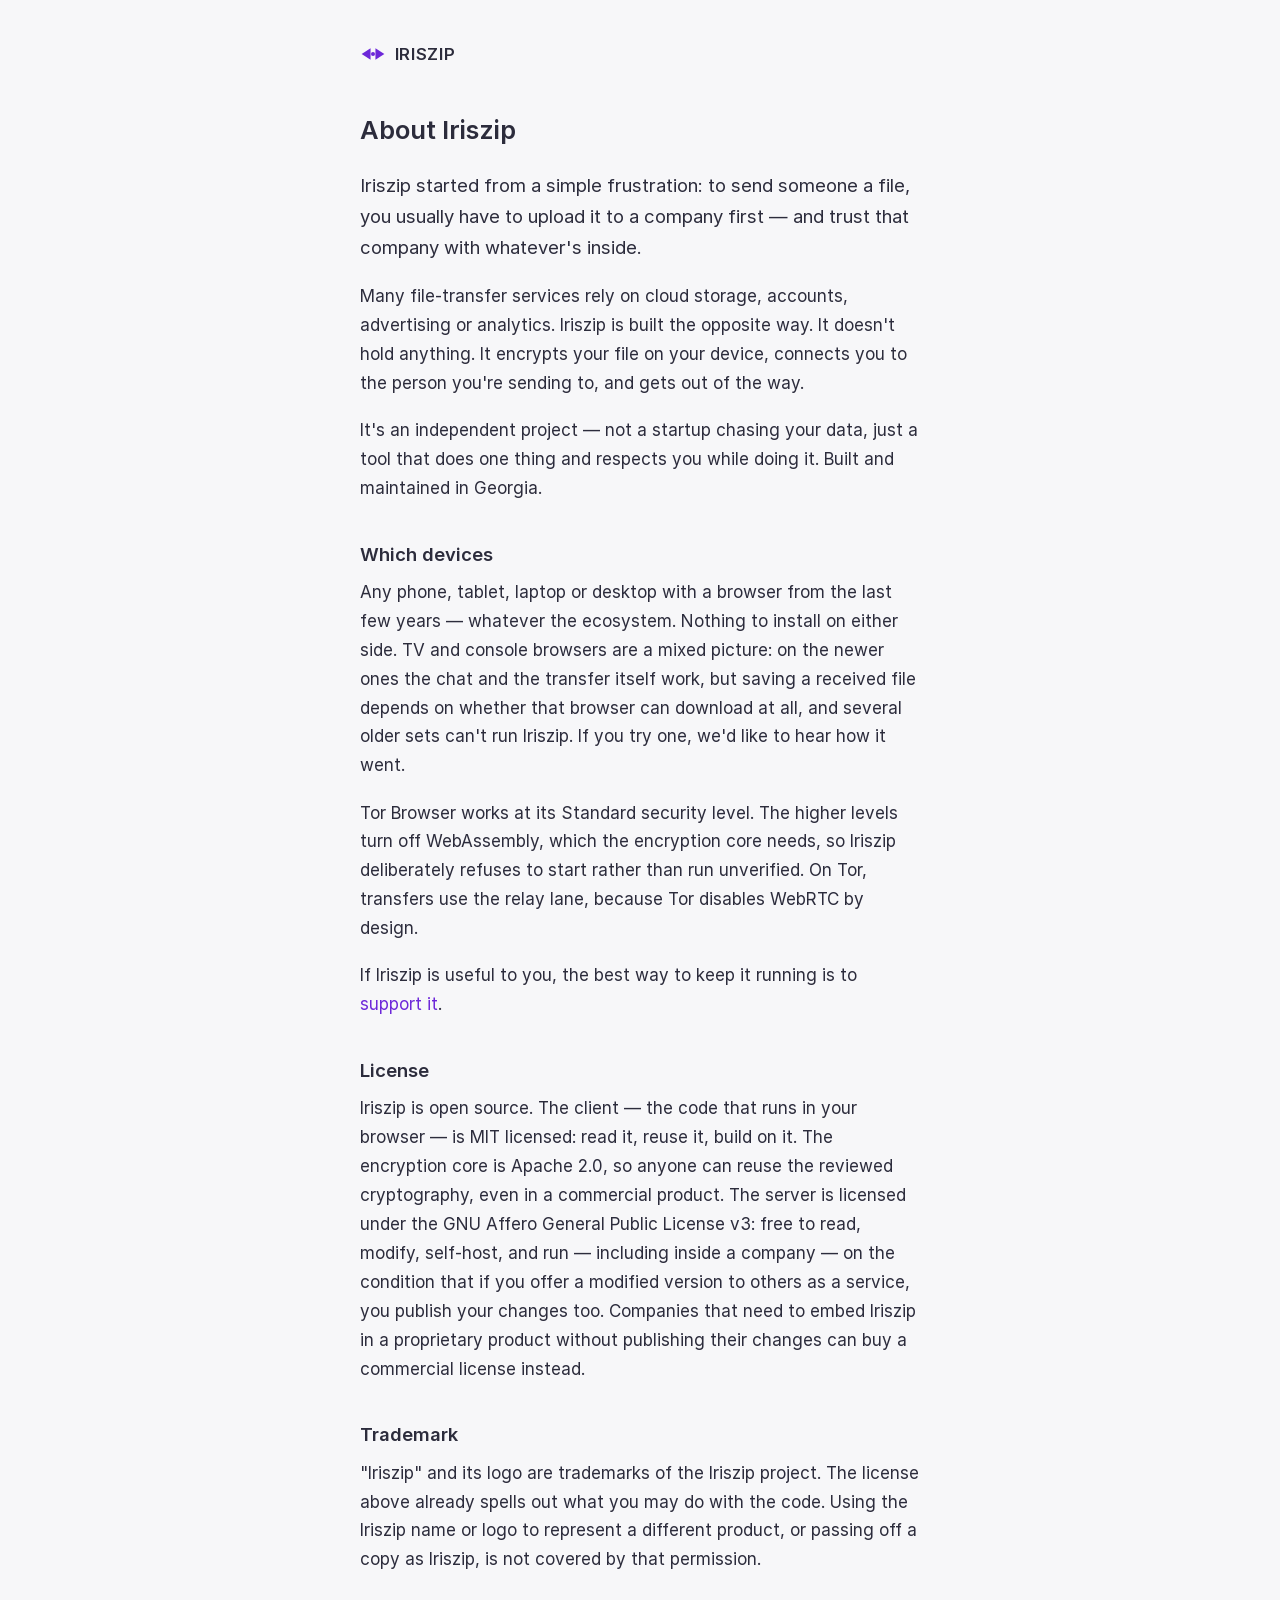
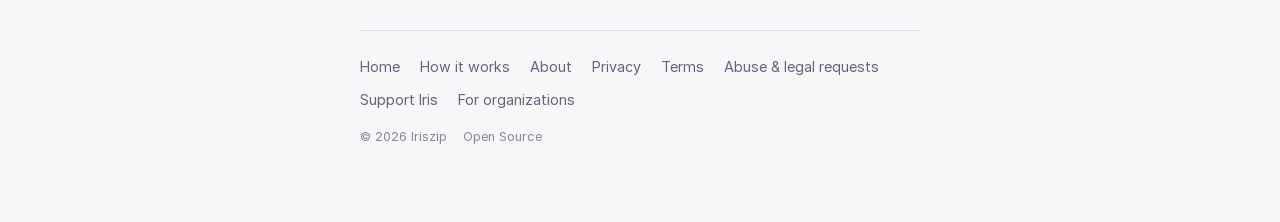
<file: client/about.html>
<!doctype html>
<html lang="en">
<head>
    <meta charset="utf-8">
    <meta name="viewport" content="width=device-width, initial-scale=1, viewport-fit=cover">
    <title>About Iriszip</title>
    <link rel="icon" type="image/svg+xml" href="favicon.svg">
    <meta name="description" content="About Iriszip — an independent, privacy-first file transfer project.">
    <link rel="stylesheet" href="pages.css">
</head>
<body>
<div class="pg-wrap">

    <a class="pg-head" href="index.html" aria-label="Iriszip home">
        <svg viewBox="0 0 32 32" fill="none" aria-hidden="true">
            <path d="M2 16 L13 9 L13 23 Z" fill="currentColor"/>
            <path d="M30 16 L19 9 L19 23 Z" fill="currentColor"/>
            <circle cx="16" cy="16" r="2.5" fill="currentColor"/>
        </svg>
        <span class="pg-head-text">IRISZIP</span>
    </a>

    <h1>About Iriszip</h1>

    <p class="pg-lead">
        Iriszip started from a simple frustration: to send someone a file, you
        usually have to upload it to a company first &mdash; and trust that company
        with whatever's inside.
    </p>

    <p>
        Many file-transfer services rely on cloud storage, accounts, advertising
        or analytics. Iriszip is built the opposite way. It doesn't hold anything. It encrypts
        your file on your device, connects you to the person you're sending to, and
        gets out of the way.
    </p>

    <p>
        It's an independent project &mdash; not a startup chasing your data, just a
        tool that does one thing and respects you while doing it. Built and
        maintained in Georgia.
    </p>

    <h2>Which devices</h2>

    <p>
        Any phone, tablet, laptop or desktop with a browser from the last few
        years &mdash; whatever the ecosystem. Nothing to install on either side.
        TV and console browsers are a mixed picture: on the newer ones the chat
        and the transfer itself work, but saving a received file depends on
        whether that browser can download at all, and several older sets can't
        run Iriszip. If you try one, we'd like to hear how it went.
    </p>

    <p>
        Tor Browser works at its Standard security level. The higher levels
        turn off WebAssembly, which the encryption core needs, so Iriszip
        deliberately refuses to start rather than run unverified. On Tor,
        transfers use the relay lane, because Tor disables WebRTC by design.
    </p>

    <p>
        If Iriszip is useful to you, the best way to keep it running is to
        <a href="donate.html">support it</a>.
    </p>

    <h2>License</h2>

    <p>
        Iriszip is open source. The client &mdash; the code that runs in your
        browser &mdash; is MIT licensed: read it, reuse it, build on it. The
        encryption core is Apache 2.0, so anyone can reuse the reviewed
        cryptography, even in a commercial product. The server is licensed under
        the GNU Affero General Public License v3: free to read, modify, self-host,
        and run &mdash; including inside a company &mdash; on the condition that if
        you offer a modified version to others as a service, you publish your
        changes too. Companies that need to embed Iriszip in a proprietary product
        without publishing their changes can buy a commercial license instead.
    </p>

    <h2>Trademark</h2>

    <p>
        "Iriszip" and its logo are trademarks of the Iriszip project. The license
        above already spells out what you may do with the code. Using the Iriszip
        name or logo to represent a different product, or passing off a copy as
        Iriszip, is not covered by that permission.
    </p>

    <nav class="pg-foot">
        <a href="index.html">Home</a>
        <a href="security.html">How it works</a>
        <a href="about.html">About</a>
        <a href="privacy.html">Privacy</a>
        <a href="terms.html">Terms</a>
        <a href="abuse.html">Abuse &amp; legal requests</a>
        <a href="donate.html">Support Iris</a>
        <a href="organizations.html">For organizations</a>
    </nav>

    <p class="pg-legal">
        <span>&copy; 2026 Iriszip</span>
        <a href="https://iriszip.com/source">Open Source</a>
    </p>

</div>
</body>
</html>
</file>
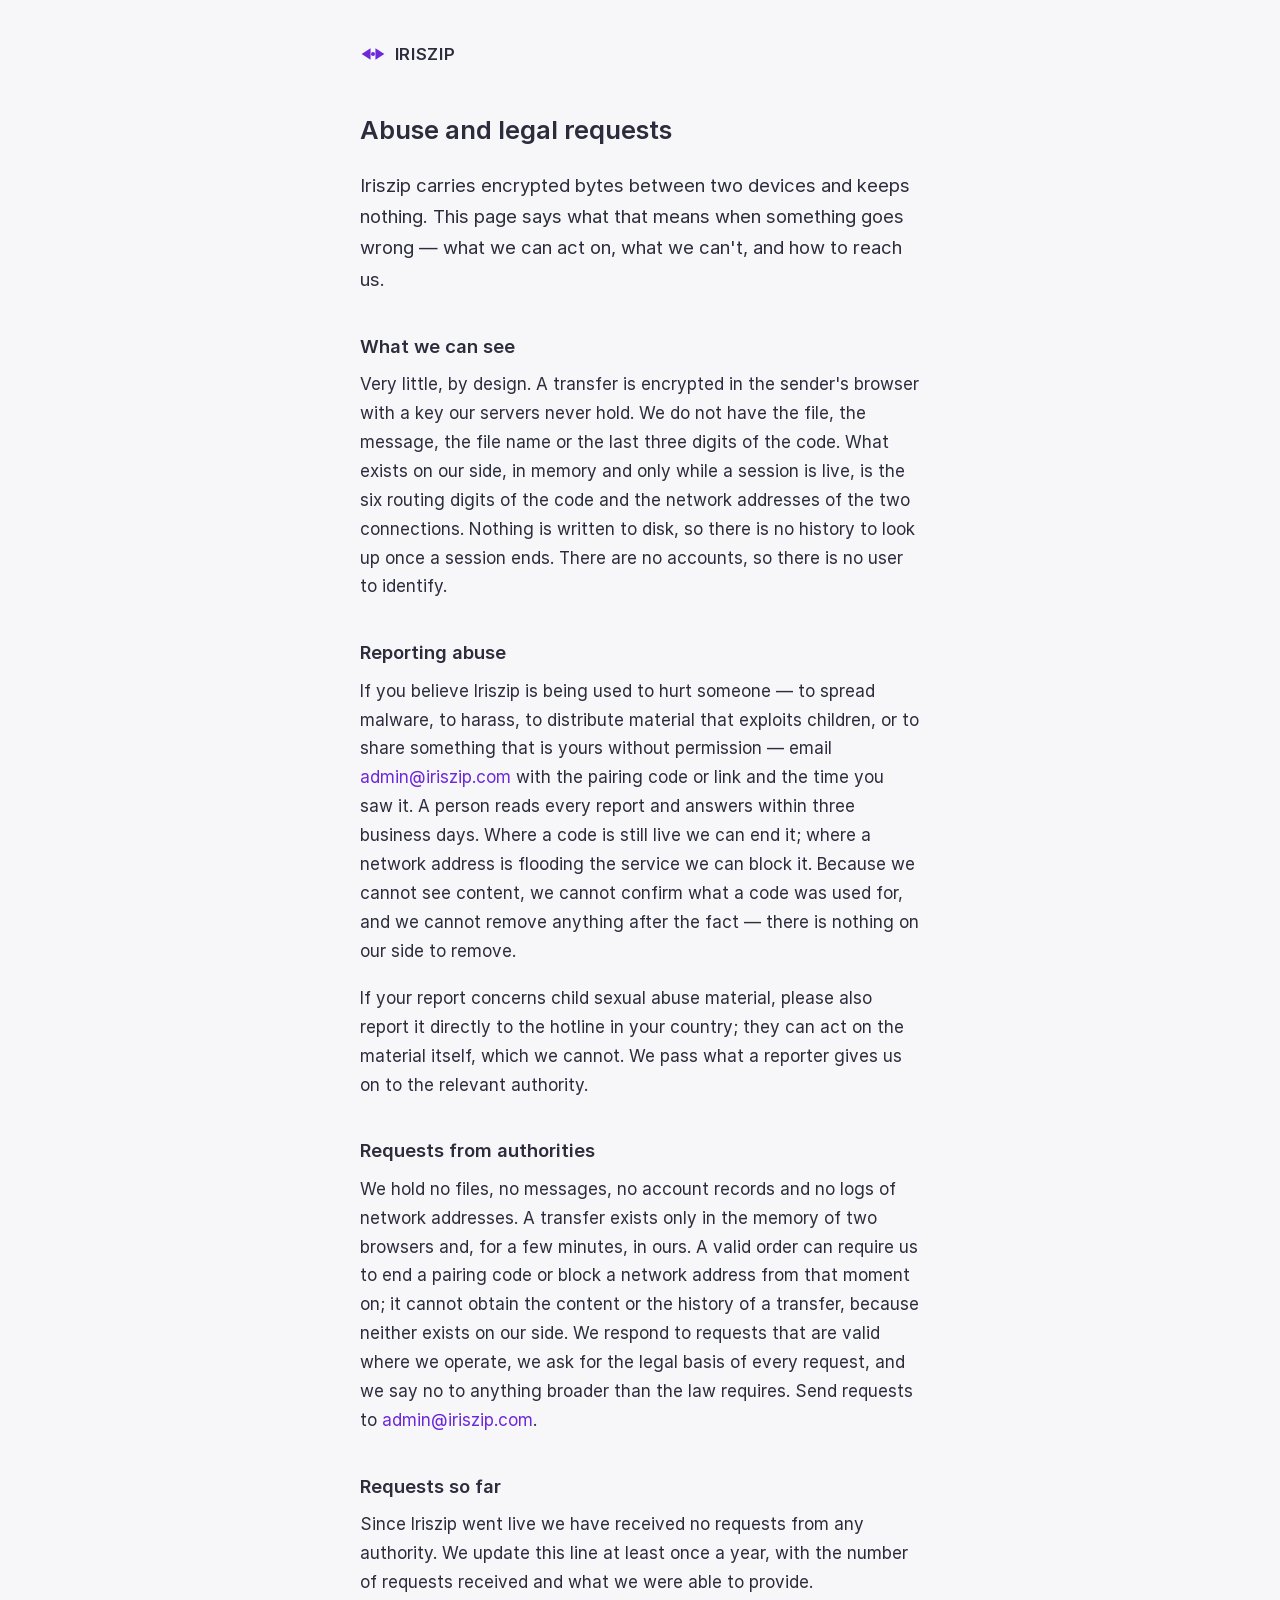
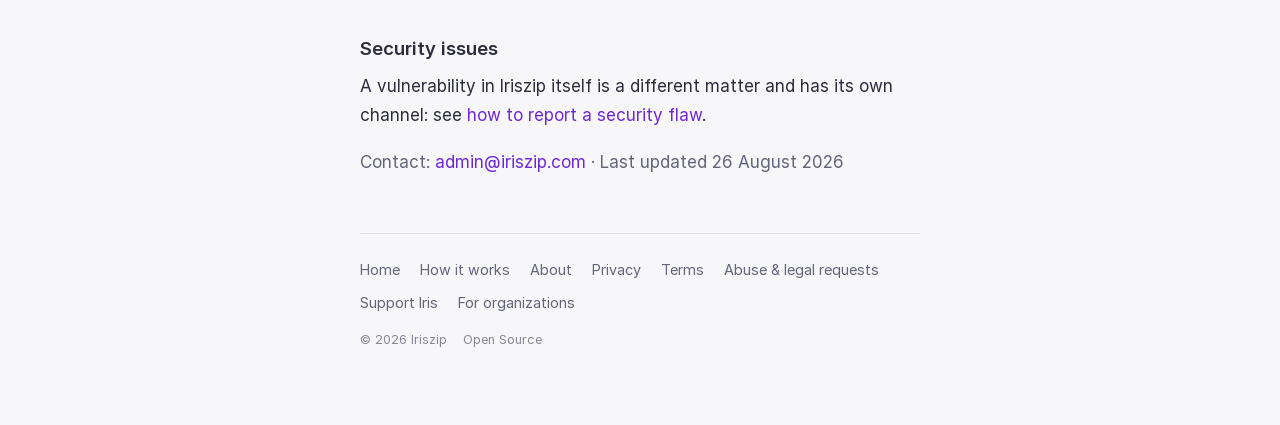
<file: client/abuse.html>
<!doctype html>
<html lang="en">
<head>
    <meta charset="utf-8">
    <meta name="viewport" content="width=device-width, initial-scale=1, viewport-fit=cover">
    <title>Abuse and legal requests — Iriszip</title>
    <link rel="icon" type="image/svg+xml" href="favicon.svg">
    <meta name="description" content="How Iriszip handles abuse reports and requests from authorities, given that it stores nothing and cannot read what it carries.">
    <link rel="stylesheet" href="pages.css">
</head>
<body>
<div class="pg-wrap">

    <a class="pg-head" href="index.html" aria-label="Iriszip home">
        <svg viewBox="0 0 32 32" fill="none" aria-hidden="true">
            <path d="M2 16 L13 9 L13 23 Z" fill="currentColor"/>
            <path d="M30 16 L19 9 L19 23 Z" fill="currentColor"/>
            <circle cx="16" cy="16" r="2.5" fill="currentColor"/>
        </svg>
        <span class="pg-head-text">IRISZIP</span>
    </a>

    <h1>Abuse and legal requests</h1>

    <p class="pg-lead">
        Iriszip carries encrypted bytes between two devices and keeps nothing.
        This page says what that means when something goes wrong &mdash; what we
        can act on, what we can't, and how to reach us.
    </p>

    <h2>What we can see</h2>
    <p>
        Very little, by design. A transfer is encrypted in the sender's browser
        with a key our servers never hold. We do not have the file, the message,
        the file name or the last three digits of the code. What exists on our
        side, in memory and only while a session is live, is the six routing
        digits of the code and the network addresses of the two connections.
        Nothing is written to disk, so there is no history to look up once a
        session ends. There are no accounts, so there is no user to identify.
    </p>

    <h2>Reporting abuse</h2>
    <p>
        If you believe Iriszip is being used to hurt someone &mdash; to spread
        malware, to harass, to distribute material that exploits children, or to
        share something that is yours without permission &mdash; email
        <a href="mailto:admin@iriszip.com">admin@iriszip.com</a> with the pairing code or link and the
        time you saw it. A person reads every report and answers within three
        business days. Where a code is still live we can end it; where a network
        address is flooding the service we can block it. Because we cannot see
        content, we cannot confirm what a code was used for, and we cannot
        remove anything after the fact &mdash; there is nothing on our side to
        remove.
    </p>
    <p>
        If your report concerns child sexual abuse material, please also report
        it directly to the hotline in your country; they can act on the material
        itself, which we cannot. We pass what a reporter gives us on to the
        relevant authority.
    </p>

    <h2>Requests from authorities</h2>
    <p>
        We hold no files, no messages, no account records and no logs of network
        addresses. A transfer exists only in the memory of two browsers and, for a
        few minutes, in ours. A valid order can require us to end a pairing code
        or block a network address from that moment on; it cannot obtain the
        content or the history of a transfer, because neither exists on our side.
        We respond to requests that are valid where we operate, we ask for the
        legal basis of every request, and we say no to anything broader than the
        law requires. Send requests to <a href="mailto:admin@iriszip.com">admin@iriszip.com</a>.
    </p>

    <h2>Requests so far</h2>
    <p>
        Since Iriszip went live we have received no requests from any authority.
        We update this line at least once a year, with the number of requests
        received and what we were able to provide.
    </p>

    <h2>Security issues</h2>
    <p>
        A vulnerability in Iriszip itself is a different matter and has its own
        channel: see <a href="security.html#report">how to report a security flaw</a>.
    </p>

    <p class="pg-muted">Contact: <a href="mailto:admin@iriszip.com">admin@iriszip.com</a> &middot; Last updated 26 August 2026</p>

    <nav class="pg-foot">
        <a href="index.html">Home</a>
        <a href="security.html">How it works</a>
        <a href="about.html">About</a>
        <a href="privacy.html">Privacy</a>
        <a href="terms.html">Terms</a>
        <a href="abuse.html">Abuse &amp; legal requests</a>
        <a href="donate.html">Support Iris</a>
        <a href="organizations.html">For organizations</a>
    </nav>

    <p class="pg-legal">
        <span>&copy; 2026 Iriszip</span>
        <a href="https://iriszip.com/source">Open Source</a>
    </p>

</div>
</body>
</html>
</file>
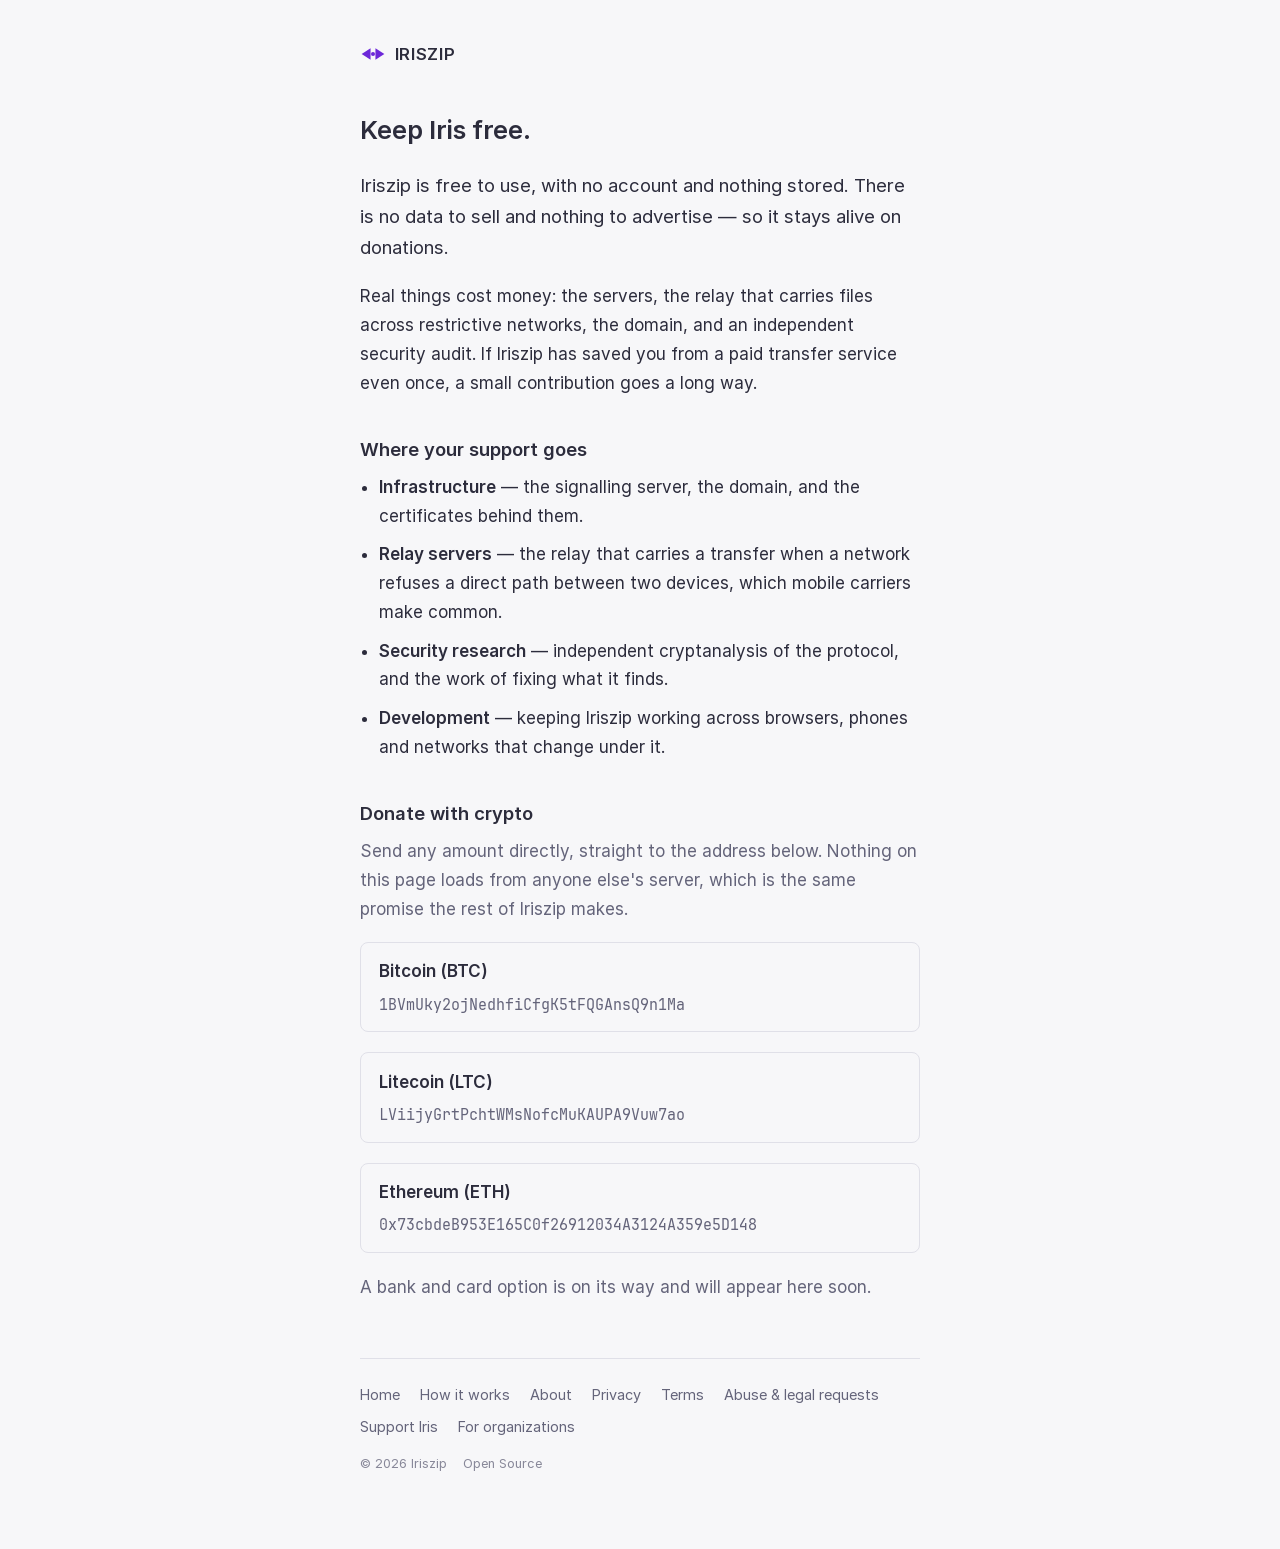
<file: client/donate.html>
<!doctype html>
<html lang="en">
<head>
    <meta charset="utf-8">
    <meta name="viewport" content="width=device-width, initial-scale=1, viewport-fit=cover">
    <title>Keep Iris Free — Iriszip</title>
    <link rel="icon" type="image/svg+xml" href="favicon.svg">
    <meta name="description" content="Iriszip is free and stores nothing. If it has been useful to you, you can help keep it independent and online.">
    <link rel="stylesheet" href="pages.css">
</head>
<body>
<div class="pg-wrap">

    <a class="pg-head" href="index.html" aria-label="Iriszip home">
        <svg viewBox="0 0 32 32" fill="none" aria-hidden="true">
            <path d="M2 16 L13 9 L13 23 Z" fill="currentColor"/>
            <path d="M30 16 L19 9 L19 23 Z" fill="currentColor"/>
            <circle cx="16" cy="16" r="2.5" fill="currentColor"/>
        </svg>
        <span class="pg-head-text">IRISZIP</span>
    </a>

    <h1>Keep Iris free.</h1>

    <p class="pg-lead">
        Iriszip is free to use, with no account and nothing stored. There is no
        data to sell and nothing to advertise &mdash; so it stays alive on
        donations.
    </p>

    <p>
        Real things cost money: the servers, the relay that carries files across
        restrictive networks, the domain, and an independent security audit. If Iriszip
        has saved you from a paid transfer service even once, a small contribution
        goes a long way.
    </p>

    <h2>Where your support goes</h2>

    <ul>
        <li><strong>Infrastructure</strong> &mdash; the signalling server, the domain,
            and the certificates behind them.</li>
        <li><strong>Relay servers</strong> &mdash; the relay that carries a transfer
            when a network refuses a direct path between two devices, which mobile
            carriers make common.</li>
        <li><strong>Security research</strong> &mdash; independent cryptanalysis of the
            protocol, and the work of fixing what it finds.</li>
        <li><strong>Development</strong> &mdash; keeping Iriszip working across
            browsers, phones and networks that change under it.</li>
    </ul>

    <h2 id="crypto">Donate with crypto</h2>

    <p class="pg-muted">
        Send any amount directly, straight to the address below.
        Nothing on this page loads from anyone else's server, which is the same
        promise the rest of Iriszip makes.
    </p>

    <dl class="pg-addr">
        <dt>Bitcoin (BTC)</dt>
        <dd>1BVmUky2ojNedhfiCfgK5tFQGAnsQ9n1Ma</dd>
    </dl>

    <dl class="pg-addr">
        <dt>Litecoin (LTC)</dt>
        <dd>LViijyGrtPchtWMsNofcMuKAUPA9Vuw7ao</dd>
    </dl>

    <dl class="pg-addr">
        <dt>Ethereum (ETH)</dt>
        <dd>0x73cbdeB953E165C0f26912034A3124A359e5D148</dd>
    </dl>

    <p class="pg-muted">
        A bank and card option is on its way and will appear here soon.
    </p>

    <nav class="pg-foot">
        <a href="index.html">Home</a>
        <a href="security.html">How it works</a>
        <a href="about.html">About</a>
        <a href="privacy.html">Privacy</a>
        <a href="terms.html">Terms</a>
        <a href="abuse.html">Abuse &amp; legal requests</a>
        <a href="donate.html">Support Iris</a>
        <a href="organizations.html">For organizations</a>
    </nav>

    <p class="pg-legal">
        <span>&copy; 2026 Iriszip</span>
        <a href="https://iriszip.com/source">Open Source</a>
    </p>

</div>
</body>
</html>
</file>
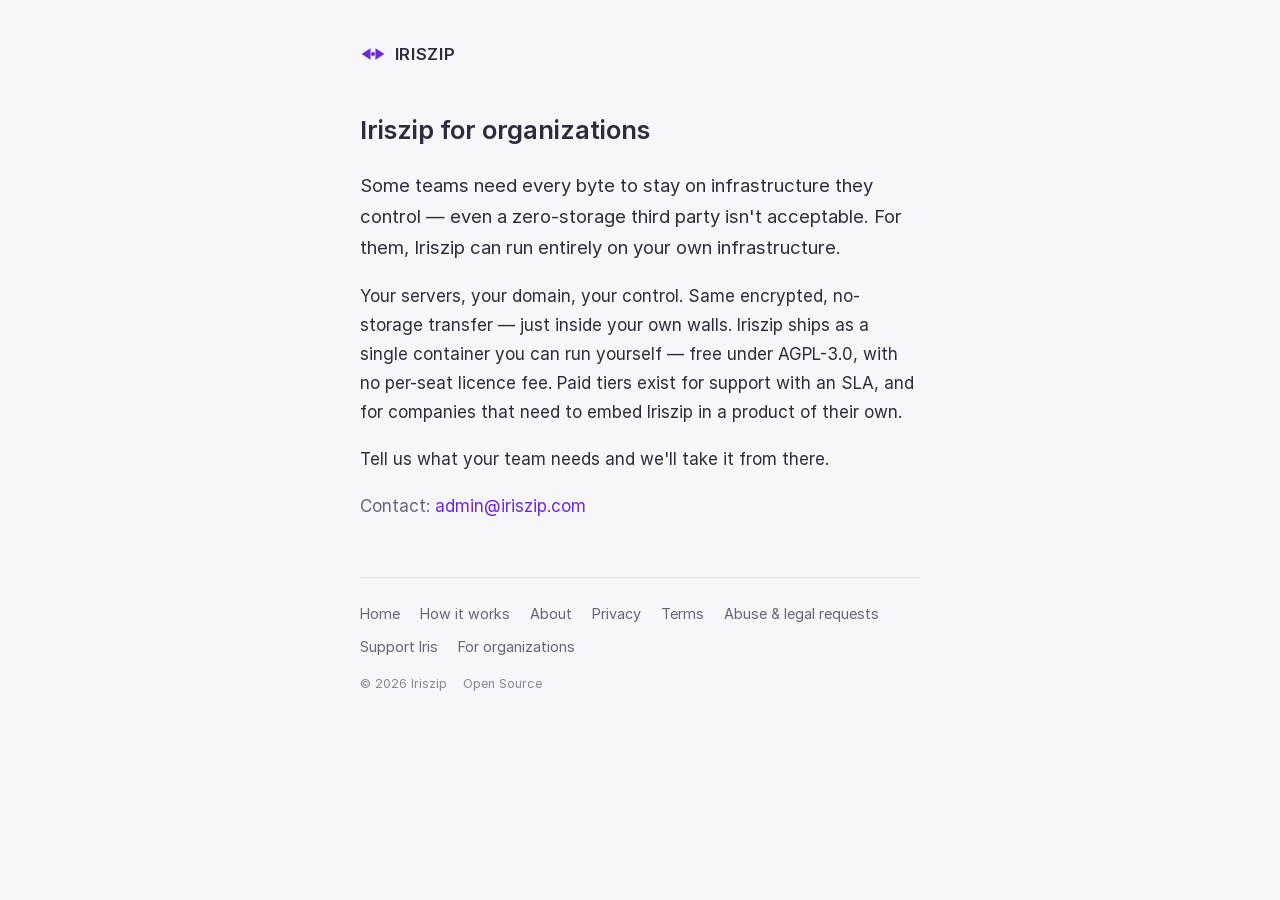
<file: client/organizations.html>
<!doctype html>
<html lang="en">
<head>
    <meta charset="utf-8">
    <meta name="viewport" content="width=device-width, initial-scale=1, viewport-fit=cover">
    <title>Iriszip for organizations</title>
    <link rel="icon" type="image/svg+xml" href="favicon.svg">
    <meta name="description" content="Run Iriszip on your own infrastructure — a self-hosted edition for organizations.">
    <link rel="stylesheet" href="pages.css">
</head>
<body>
<div class="pg-wrap">

    <a class="pg-head" href="index.html" aria-label="Iriszip home">
        <svg viewBox="0 0 32 32" fill="none" aria-hidden="true">
            <path d="M2 16 L13 9 L13 23 Z" fill="currentColor"/>
            <path d="M30 16 L19 9 L19 23 Z" fill="currentColor"/>
            <circle cx="16" cy="16" r="2.5" fill="currentColor"/>
        </svg>
        <span class="pg-head-text">IRISZIP</span>
    </a>

    <h1>Iriszip for organizations</h1>

    <p class="pg-lead">
        Some teams need every byte to stay on infrastructure they control &mdash;
        even a zero-storage third party isn't acceptable. For them, Iriszip can run
        entirely on your own infrastructure.
    </p>

    <p>
        Your servers, your domain, your control. Same encrypted, no-storage
        transfer &mdash; just inside your own walls. Iriszip ships as a single
        container you can run yourself &mdash; free under AGPL-3.0, with no
        per-seat licence fee. Paid tiers exist for support with an SLA, and for
        companies that need to embed Iriszip in a product of their own.
    </p>

    <p>
        Tell us what your team needs and we'll take it from there.
    </p>
    <p class="pg-muted">Contact: <a href="mailto:admin@iriszip.com">admin@iriszip.com</a></p>

    <nav class="pg-foot">
        <a href="index.html">Home</a>
        <a href="security.html">How it works</a>
        <a href="about.html">About</a>
        <a href="privacy.html">Privacy</a>
        <a href="terms.html">Terms</a>
        <a href="abuse.html">Abuse &amp; legal requests</a>
        <a href="donate.html">Support Iris</a>
        <a href="organizations.html">For organizations</a>
    </nav>

    <p class="pg-legal">
        <span>&copy; 2026 Iriszip</span>
        <a href="https://iriszip.com/source">Open Source</a>
    </p>

</div>
</body>
</html>
</file>
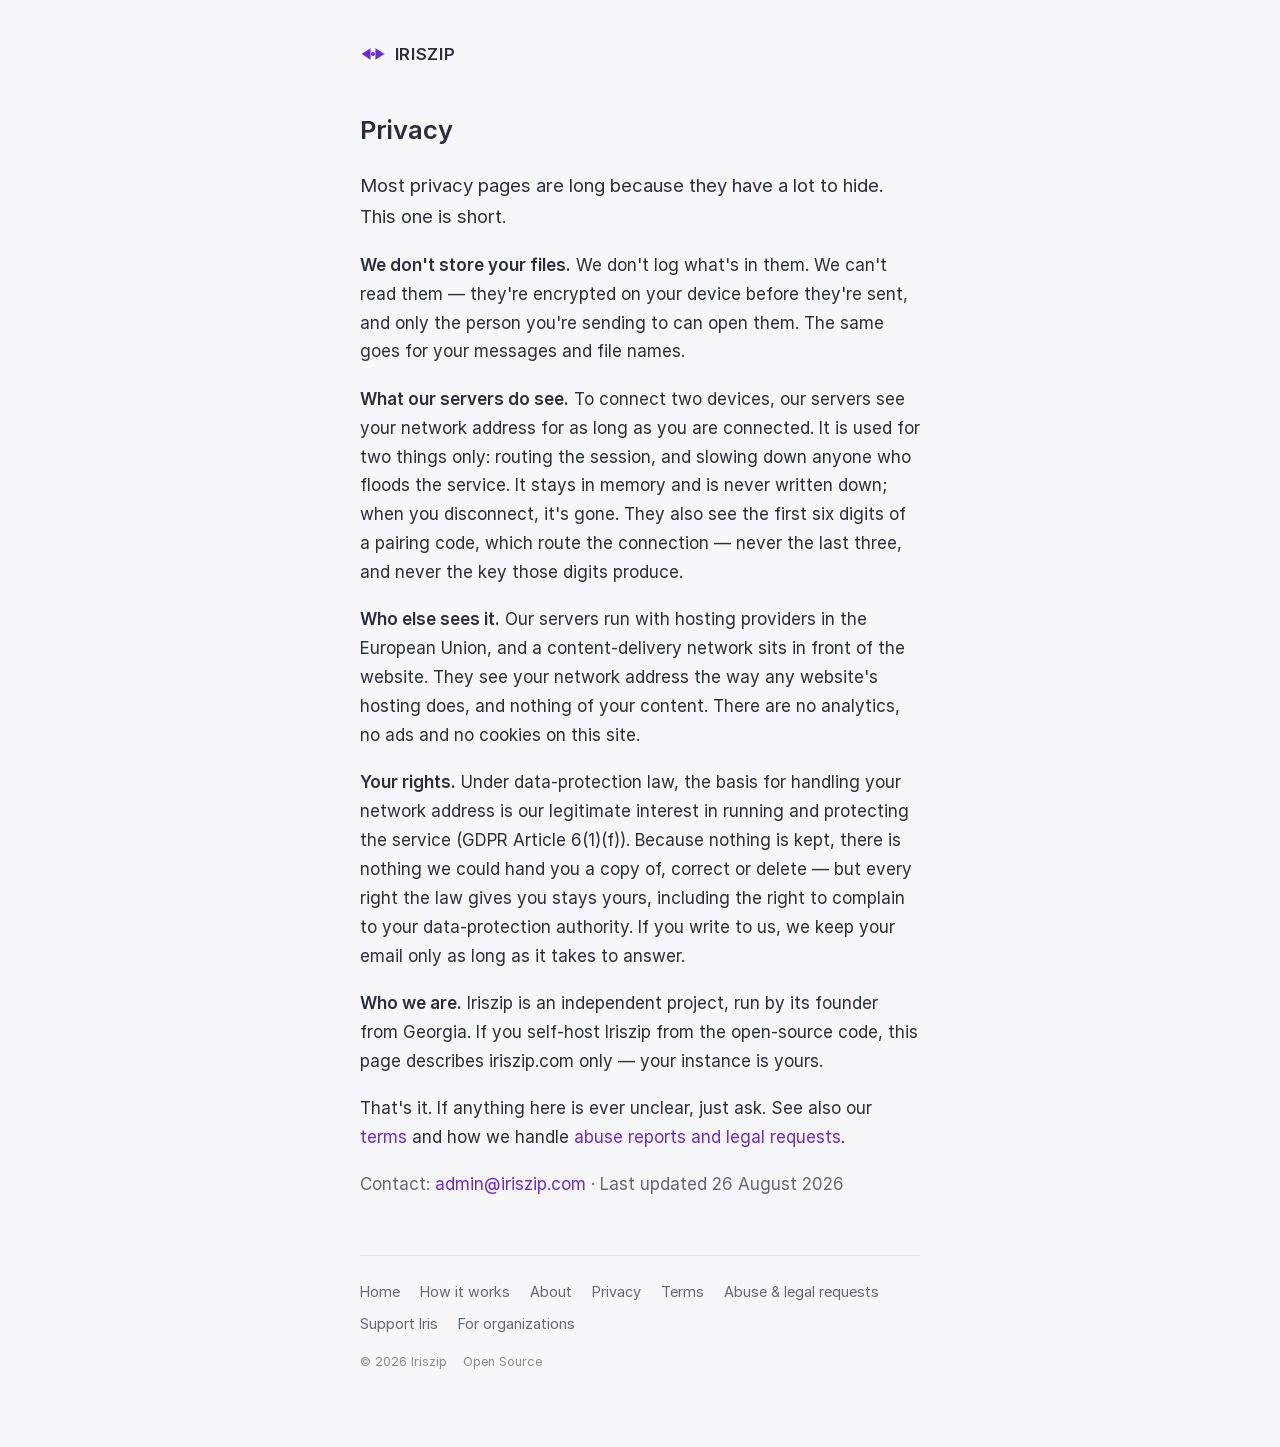
<file: client/privacy.html>
<!doctype html>
<html lang="en">
<head>
    <meta charset="utf-8">
    <meta name="viewport" content="width=device-width, initial-scale=1, viewport-fit=cover">
    <title>Privacy — Iriszip</title>
    <link rel="icon" type="image/svg+xml" href="favicon.svg">
    <meta name="description" content="Iriszip's privacy stance in plain words: we don't store your files and can't read them.">
    <link rel="stylesheet" href="pages.css">
</head>
<body>
<div class="pg-wrap">

    <a class="pg-head" href="index.html" aria-label="Iriszip home">
        <svg viewBox="0 0 32 32" fill="none" aria-hidden="true">
            <path d="M2 16 L13 9 L13 23 Z" fill="currentColor"/>
            <path d="M30 16 L19 9 L19 23 Z" fill="currentColor"/>
            <circle cx="16" cy="16" r="2.5" fill="currentColor"/>
        </svg>
        <span class="pg-head-text">IRISZIP</span>
    </a>

    <h1>Privacy</h1>

    <p class="pg-lead">
        Most privacy pages are long because they have a lot to hide. This one is
        short.
    </p>

    <p>
        <strong>We don't store your files.</strong> We don't log what's in them. We
        can't read them &mdash; they're encrypted on your device before they're
        sent, and only the person you're sending to can open them. The same goes
        for your messages and file names.
    </p>

    <p>
        <strong>What our servers do see.</strong> To connect two devices, our
        servers see your network address for as long as you are connected. It is
        used for two things only: routing the session, and slowing down anyone
        who floods the service. It stays in memory and is never written down;
        when you disconnect, it's gone. They also see the first six digits of a
        pairing code, which route the connection &mdash; never the last three,
        and never the key those digits produce.
    </p>

    <p>
        <strong>Who else sees it.</strong> Our servers run with hosting providers
        in the European Union, and a content-delivery network sits in front of
        the website. They see your network address the way any website's hosting
        does, and nothing of your content. There are no analytics, no ads and no
        cookies on this site.
    </p>

    <p>
        <strong>Your rights.</strong> Under data-protection law, the basis for
        handling your network address is our legitimate interest in running and
        protecting the service (GDPR Article 6(1)(f)). Because nothing is kept,
        there is nothing we could hand you a copy of, correct or delete &mdash;
        but every right the law gives you stays yours, including the right to
        complain to your data-protection authority. If you write to us, we keep
        your email only as long as it takes to answer.
    </p>

    <p>
        <strong>Who we are.</strong> Iriszip is an independent project, run by its
        founder from Georgia. If you self-host Iriszip from the open-source code,
        this page describes iriszip.com only &mdash; your instance is yours.
    </p>

    <p>
        That's it. If anything here is ever unclear, just ask. See also our
        <a href="terms.html">terms</a> and how we handle
        <a href="abuse.html">abuse reports and legal requests</a>.
    </p>
    <p class="pg-muted">Contact: <a href="mailto:admin@iriszip.com">admin@iriszip.com</a> &middot; Last updated 26 August 2026</p>

    <nav class="pg-foot">
        <a href="index.html">Home</a>
        <a href="security.html">How it works</a>
        <a href="about.html">About</a>
        <a href="privacy.html">Privacy</a>
        <a href="terms.html">Terms</a>
        <a href="abuse.html">Abuse &amp; legal requests</a>
        <a href="donate.html">Support Iris</a>
        <a href="organizations.html">For organizations</a>
    </nav>

    <p class="pg-legal">
        <span>&copy; 2026 Iriszip</span>
        <a href="https://iriszip.com/source">Open Source</a>
    </p>

</div>
</body>
</html>
</file>
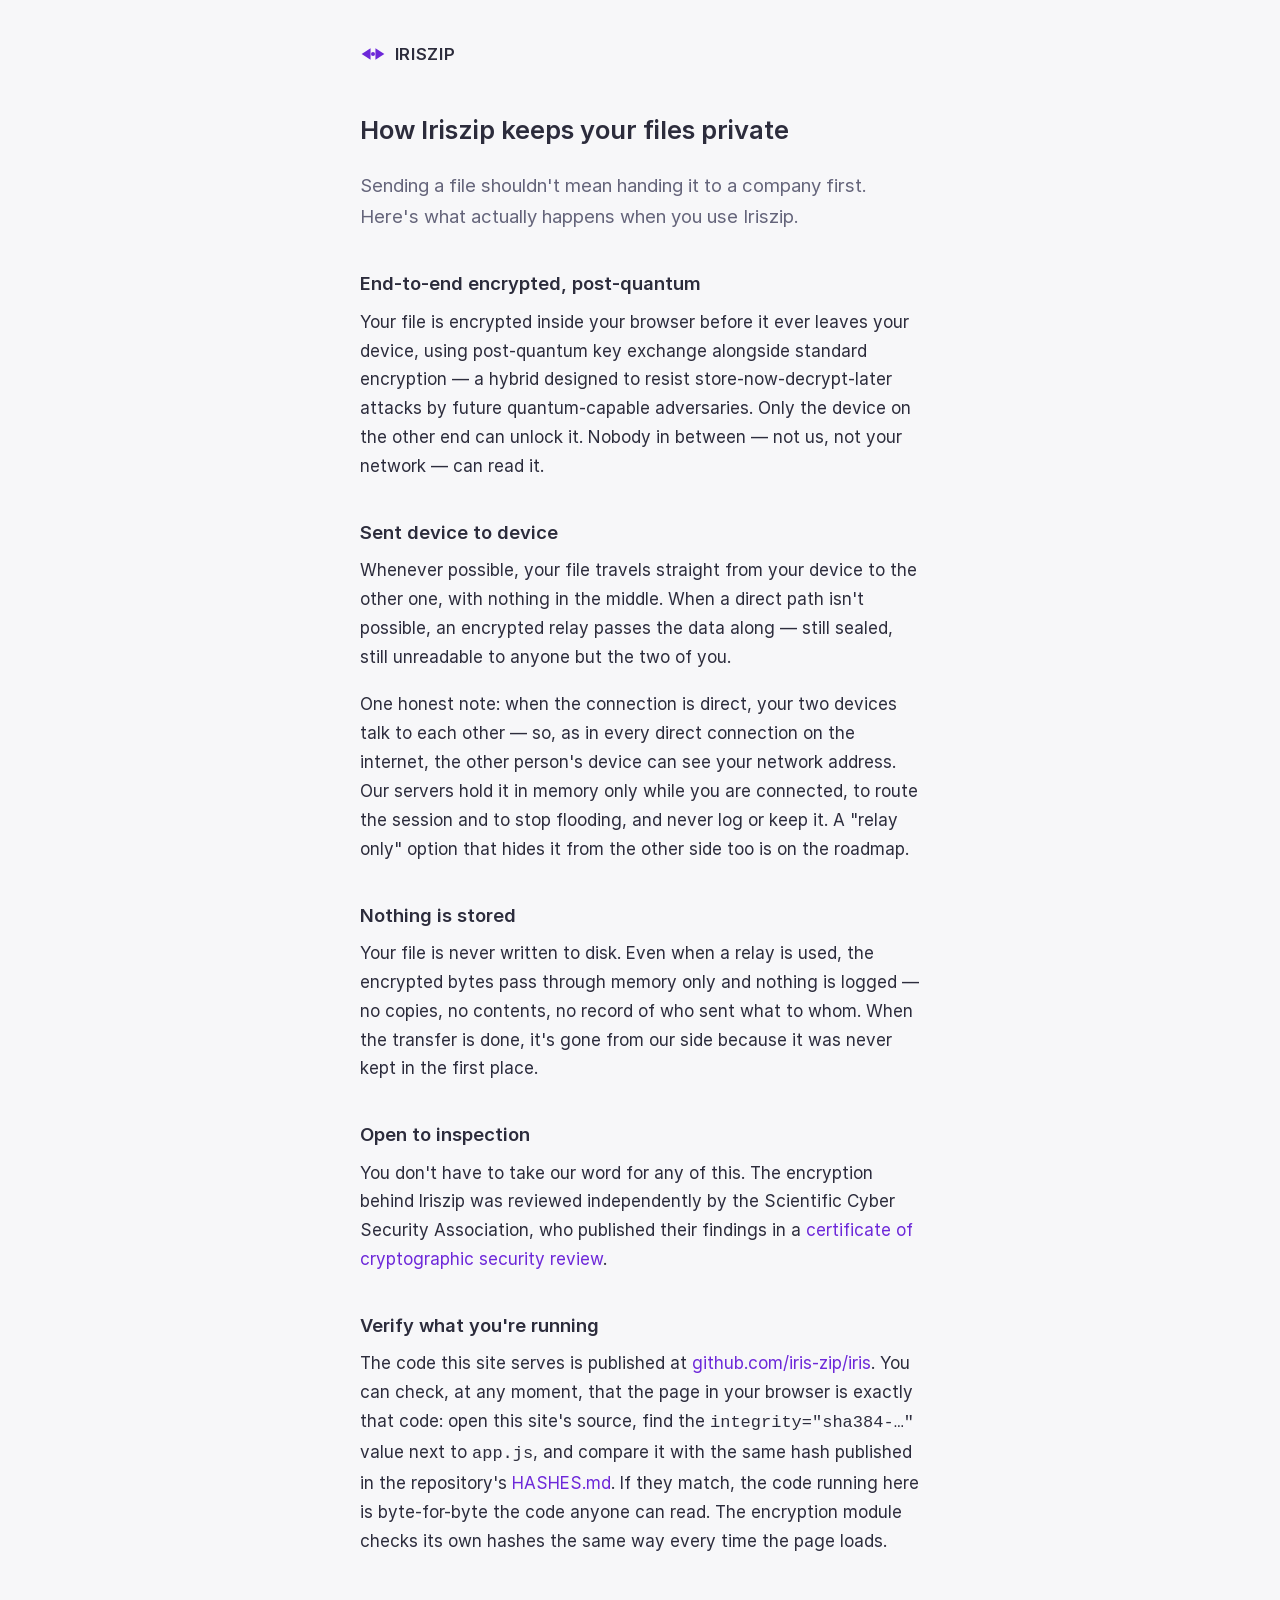
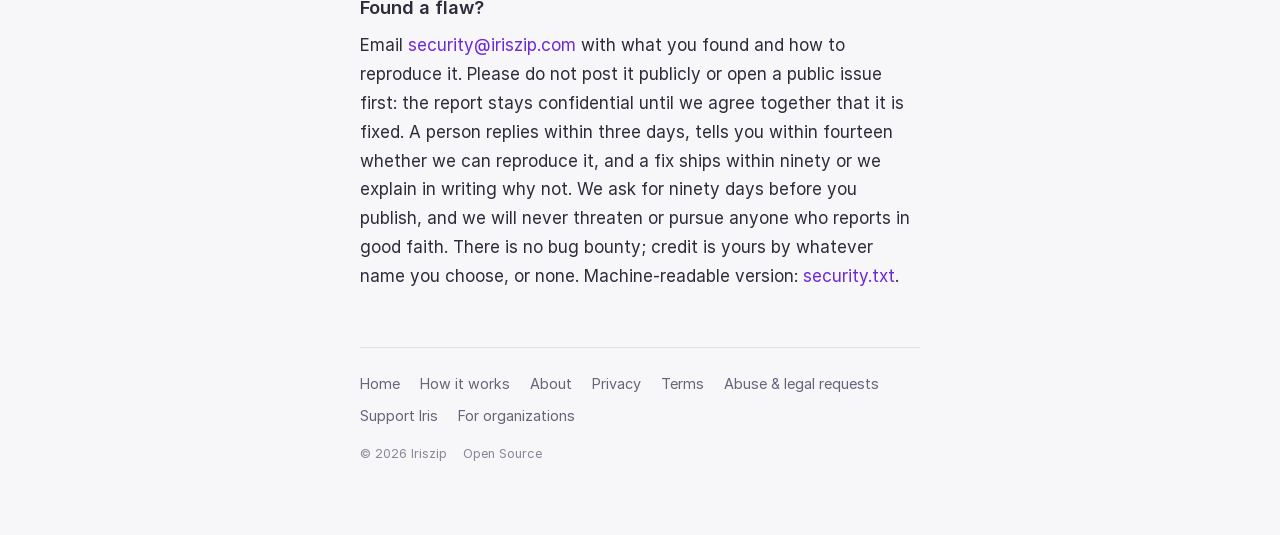
<file: client/security.html>
<!doctype html>
<html lang="en">
<head>
    <meta charset="utf-8">
    <meta name="viewport" content="width=device-width, initial-scale=1, viewport-fit=cover">
    <title>How Iriszip works</title>
    <link rel="icon" type="image/svg+xml" href="favicon.svg">
    <meta name="description" content="How Iriszip keeps your files private: end-to-end encrypted, direct when possible, relayed when not, nothing stored.">
    <link rel="stylesheet" href="pages.css">
</head>
<body>
<div class="pg-wrap">

    <a class="pg-head" href="index.html" aria-label="Iriszip home">
        <svg viewBox="0 0 32 32" fill="none" aria-hidden="true">
            <path d="M2 16 L13 9 L13 23 Z" fill="currentColor"/>
            <path d="M30 16 L19 9 L19 23 Z" fill="currentColor"/>
            <circle cx="16" cy="16" r="2.5" fill="currentColor"/>
        </svg>
        <span class="pg-head-text">IRISZIP</span>
    </a>

    <h1>How Iriszip keeps your files private</h1>

    <p class="pg-lead pg-muted">
        Sending a file shouldn't mean handing it to a company first. Here's what
        actually happens when you use Iriszip.
    </p>

    <h2>End-to-end encrypted, post-quantum</h2>
    <p>
        Your file is encrypted inside your browser before it ever leaves your
        device, using post-quantum key exchange alongside standard encryption
        &mdash; a hybrid designed to resist store-now-decrypt-later attacks by
        future quantum-capable adversaries. Only
        the device on the other end can unlock it. Nobody in between &mdash; not
        us, not your network &mdash; can read it.
    </p>

    <h2>Sent device to device</h2>
    <p>
        Whenever possible, your file travels straight from your device to the
        other one, with nothing in the middle. When a direct path isn't possible,
        an encrypted relay passes the data along &mdash; still sealed, still
        unreadable to anyone but the two of you.
    </p>
    <p>
        One honest note: when the connection is direct, your two devices talk
        to each other &mdash; so, as in every direct connection on the internet,
        the other person's device can see your network address. Our servers
        hold it in memory only while you are connected, to route the session
        and to stop flooding, and never log or keep it. A "relay only" option
        that hides it from the other side too is on the roadmap.
    </p>

    <h2>Nothing is stored</h2>
    <p>
        Your file is never written to disk. Even when a relay is used, the
        encrypted bytes pass through memory only and nothing is logged &mdash; no
        copies, no contents, no record of who sent what to whom. When the
        transfer is done, it's gone from our side because it was never kept in
        the first place.
    </p>

    <h2>Open to inspection</h2>
    <p>
        You don't have to take our word for any of this. The encryption behind
        Iriszip was reviewed independently by the Scientific Cyber Security
        Association, who published their findings in a
        <a href="certificate.pdf">certificate of cryptographic security review</a>.
    </p>

    <h2 id="verify">Verify what you're running</h2>
    <p>
        The code this site serves is published at
        <a href="https://github.com/iris-zip/iris">github.com/iris-zip/iris</a>.
        You can check, at any moment, that the page in your browser is exactly
        that code: open this site's source, find the
        <code>integrity="sha384-&hellip;"</code> value next to
        <code>app.js</code>, and compare it with the same hash published in the
        repository's
        <a href="https://github.com/iris-zip/iris/blob/main/HASHES.md">HASHES.md</a>.
        If they match, the code running here is byte-for-byte the code anyone
        can read. The encryption module checks its own hashes the same way
        every time the page loads.
    </p>

    <h2 id="report">Found a flaw?</h2>
    <p>
        Email <a href="mailto:security@iriszip.com">security@iriszip.com</a> with what
        you found and how to reproduce it. Please do not post it publicly or open a
        public issue first: the report stays confidential until we agree together
        that it is fixed. A person replies within three days, tells you within
        fourteen whether we can reproduce it, and a fix ships within ninety or we
        explain in writing why not. We ask for ninety days before you publish, and
        we will never threaten or pursue anyone who reports in good faith. There is
        no bug bounty; credit is yours by whatever name you choose, or none.
        Machine-readable version:
        <a href=".well-known/security.txt">security.txt</a>.
    </p>

    <nav class="pg-foot">
        <a href="index.html">Home</a>
        <a href="security.html">How it works</a>
        <a href="about.html">About</a>
        <a href="privacy.html">Privacy</a>
        <a href="terms.html">Terms</a>
        <a href="abuse.html">Abuse &amp; legal requests</a>
        <a href="donate.html">Support Iris</a>
        <a href="organizations.html">For organizations</a>
    </nav>

    <p class="pg-legal">
        <span>&copy; 2026 Iriszip</span>
        <a href="https://iriszip.com/source">Open Source</a>
    </p>

</div>
</body>
</html>
</file>
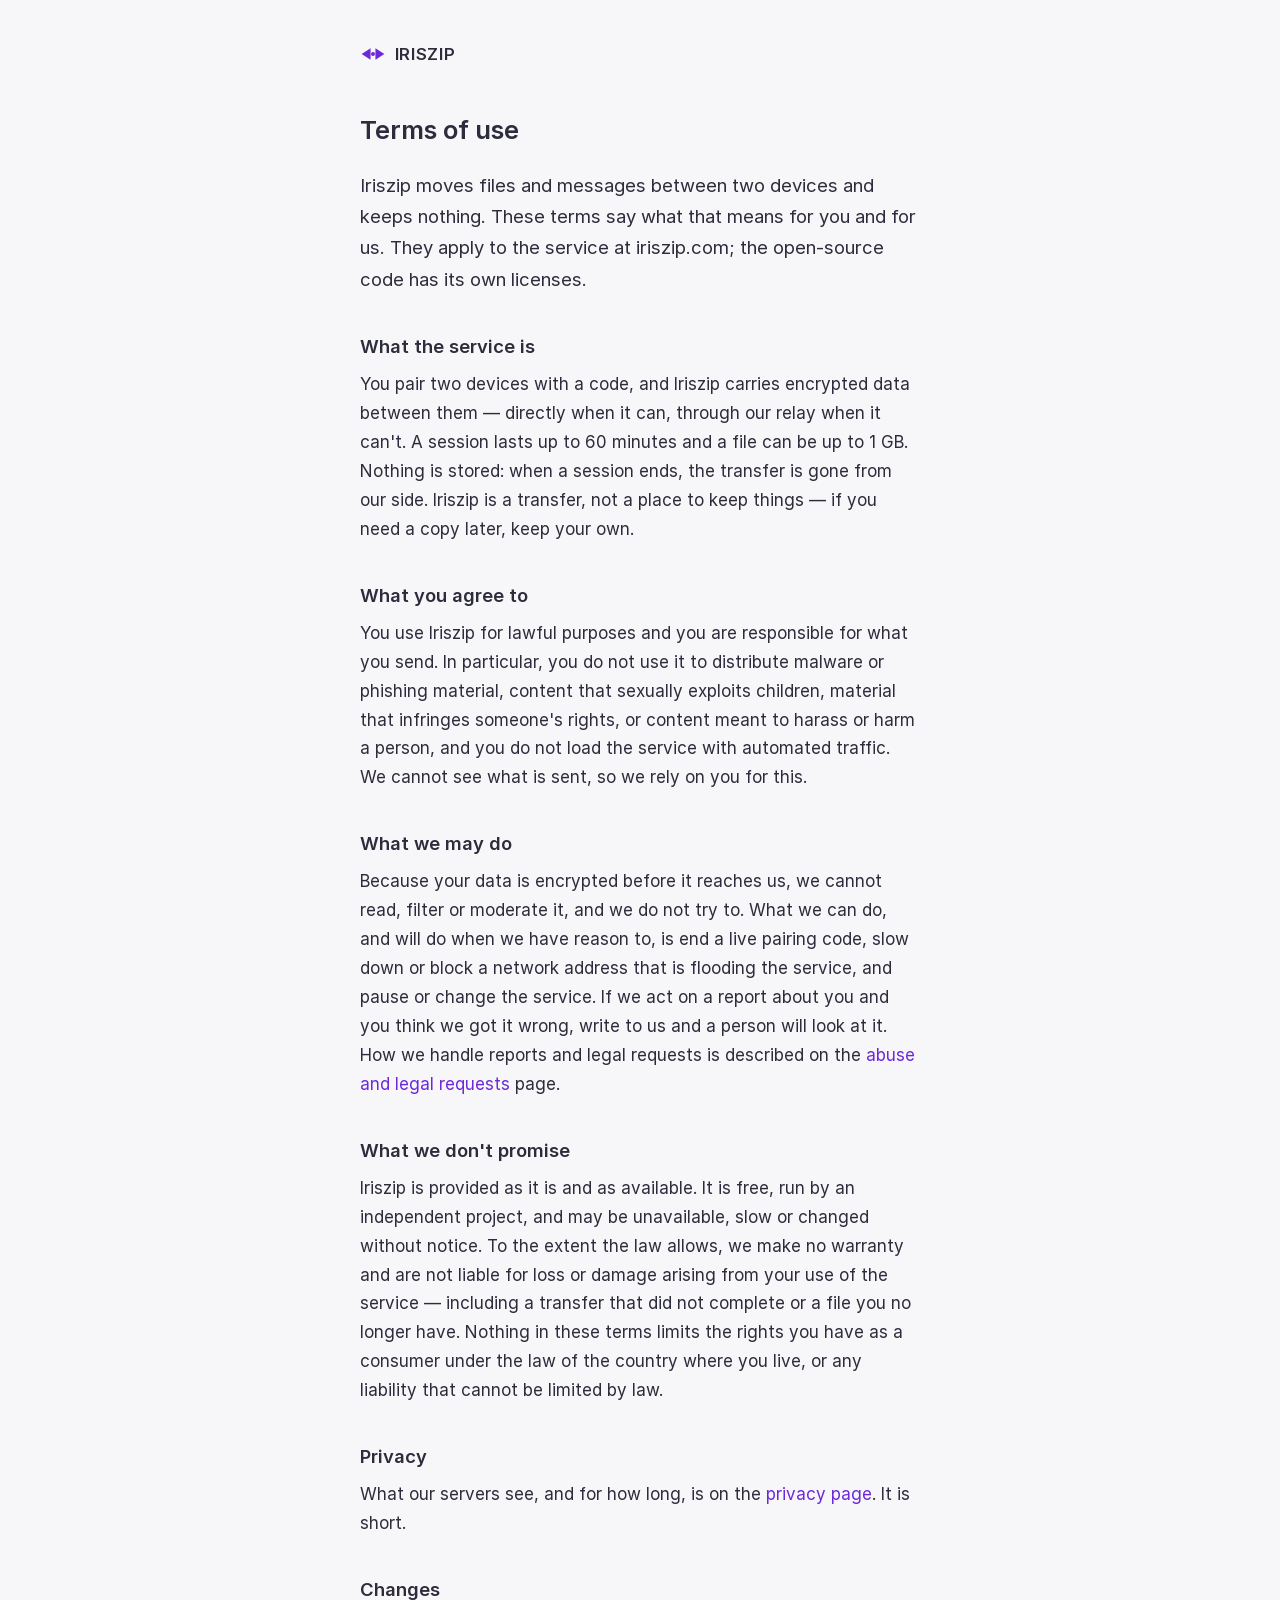
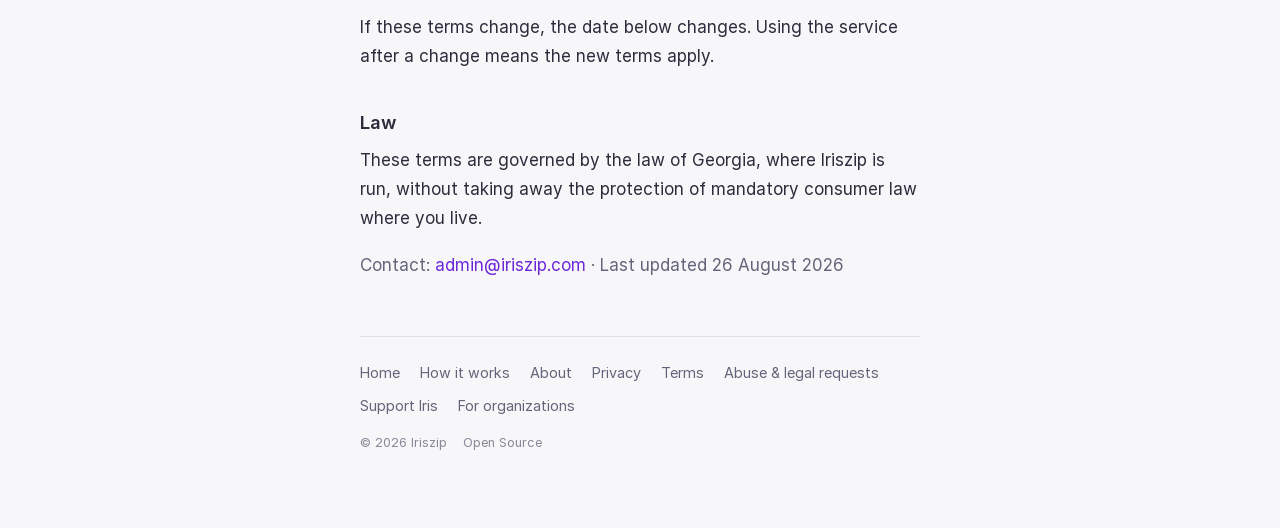
<file: client/terms.html>
<!doctype html>
<html lang="en">
<head>
    <meta charset="utf-8">
    <meta name="viewport" content="width=device-width, initial-scale=1, viewport-fit=cover">
    <title>Terms — Iriszip</title>
    <link rel="icon" type="image/svg+xml" href="favicon.svg">
    <meta name="description" content="The terms for using iriszip.com, in plain words: a transfer, not storage; lawful use; what we can and cannot do.">
    <link rel="stylesheet" href="pages.css">
</head>
<body>
<div class="pg-wrap">

    <a class="pg-head" href="index.html" aria-label="Iriszip home">
        <svg viewBox="0 0 32 32" fill="none" aria-hidden="true">
            <path d="M2 16 L13 9 L13 23 Z" fill="currentColor"/>
            <path d="M30 16 L19 9 L19 23 Z" fill="currentColor"/>
            <circle cx="16" cy="16" r="2.5" fill="currentColor"/>
        </svg>
        <span class="pg-head-text">IRISZIP</span>
    </a>

    <h1>Terms of use</h1>

    <p class="pg-lead">
        Iriszip moves files and messages between two devices and keeps nothing.
        These terms say what that means for you and for us. They apply to the
        service at iriszip.com; the open-source code has its own licenses.
    </p>

    <h2>What the service is</h2>
    <p>
        You pair two devices with a code, and Iriszip carries encrypted data
        between them &mdash; directly when it can, through our relay when it
        can't. A session lasts up to 60 minutes and a file can be up to 1&nbsp;GB.
        Nothing is stored: when a session ends, the transfer is gone from our
        side. Iriszip is a transfer, not a place to keep things &mdash; if you
        need a copy later, keep your own.
    </p>

    <h2>What you agree to</h2>
    <p>
        You use Iriszip for lawful purposes and you are responsible for what you
        send. In particular, you do not use it to distribute malware or phishing
        material, content that sexually exploits children, material that
        infringes someone's rights, or content meant to harass or harm a person,
        and you do not load the service with automated traffic. We cannot see
        what is sent, so we rely on you for this.
    </p>

    <h2>What we may do</h2>
    <p>
        Because your data is encrypted before it reaches us, we cannot read,
        filter or moderate it, and we do not try to. What we can do, and will do
        when we have reason to, is end a live pairing code, slow down or block a
        network address that is flooding the service, and pause or change the
        service. If we act on a report about you and you think we got it wrong,
        write to us and a person will look at it. How we handle reports and legal
        requests is described on the
        <a href="abuse.html">abuse and legal requests</a> page.
    </p>

    <h2>What we don't promise</h2>
    <p>
        Iriszip is provided as it is and as available. It is free, run by an
        independent project, and may be unavailable, slow or changed without
        notice. To the extent the law allows, we make no warranty and are not
        liable for loss or damage arising from your use of the service &mdash;
        including a transfer that did not complete or a file you no longer have.
        Nothing in these terms limits the rights you have as a consumer under the
        law of the country where you live, or any liability that cannot be
        limited by law.
    </p>

    <h2>Privacy</h2>
    <p>
        What our servers see, and for how long, is on the
        <a href="privacy.html">privacy page</a>. It is short.
    </p>

    <h2>Changes</h2>
    <p>
        If these terms change, the date below changes. Using the service after a
        change means the new terms apply.
    </p>

    <h2>Law</h2>
    <p>
        These terms are governed by the law of Georgia, where Iriszip is run,
        without taking away the protection of mandatory consumer law where you
        live.
    </p>

    <p class="pg-muted">Contact: <a href="mailto:admin@iriszip.com">admin@iriszip.com</a> &middot; Last updated 26 August 2026</p>

    <nav class="pg-foot">
        <a href="index.html">Home</a>
        <a href="security.html">How it works</a>
        <a href="about.html">About</a>
        <a href="privacy.html">Privacy</a>
        <a href="terms.html">Terms</a>
        <a href="abuse.html">Abuse &amp; legal requests</a>
        <a href="donate.html">Support Iris</a>
        <a href="organizations.html">For organizations</a>
    </nav>

    <p class="pg-legal">
        <span>&copy; 2026 Iriszip</span>
        <a href="https://iriszip.com/source">Open Source</a>
    </p>

</div>
</body>
</html>
</file>
<file: client/pages.css>
@font-face { font-family: "Inter"; font-style: normal; font-weight: 400; font-display: swap; src: url("fonts/Inter-Regular.woff2") format("woff2"); }
@font-face { font-family: "Inter"; font-style: normal; font-weight: 600; font-display: swap; src: url("fonts/Inter-SemiBold.woff2") format("woff2"); }
@font-face { font-family: "JetBrains Mono"; font-style: normal; font-weight: 400; font-display: swap; src: url("fonts/JetBrainsMono-Regular.woff2") format("woff2"); }

/* ═══════════════════════════════════════════════════════════════════
   Iriszip — pages.css
   Shared styles for the static content pages (about, security, privacy,
   donate, organizations). No JavaScript. Calm palette: one background,
   one text colour, one accent. Mirrors the app's tokens + dark theme.
   ═══════════════════════════════════════════════════════════════════ */

:root {
  --pg-bg:      #F7F7F9;   /* page background */
  --pg-fg:      #2C2C3C;   /* body text       */
  --pg-muted:   #64647A;   /* secondary text  */
  --pg-line:    #E0E0E8;   /* hairlines       */
  --pg-accent:  #6D28D9;   /* links           */

  --pg-font: "Inter", system-ui, -apple-system, BlinkMacSystemFont,
             "Segoe UI", "Segoe UI Variable", sans-serif;
  --pg-max:  38rem;
}

@media (prefers-color-scheme: dark) {
  :root {
    --pg-bg:     #0C0C18;
    --pg-fg:     #E8E8F0;
    --pg-muted:  #8080A0;
    --pg-line:   #222232;
    --pg-accent: #A78BFA;
  }
}

* { box-sizing: border-box; }

html { -webkit-text-size-adjust: 100%; }

body {
  margin: 0;
  background: var(--pg-bg);
  color: var(--pg-fg);
  font-family: var(--pg-font);
  font-size: 1.0625rem;
  line-height: 1.7;
  -webkit-font-smoothing: antialiased;
  text-rendering: optimizeLegibility;
}

.pg-wrap {
  max-width: var(--pg-max);
  margin: 0 auto;
  padding: 2.5rem 1.5rem 3.5rem;
}

/* ── Header / wordmark ──────────────────────────────────────────── */
.pg-head {
  display: flex;
  align-items: center;
  gap: 0.55rem;
  margin-bottom: 2.75rem;
  text-decoration: none;
  color: var(--pg-fg);
}

.pg-head svg { width: 26px; height: 26px; color: var(--pg-accent); }

.pg-head-text {
  font-weight: 600;
  letter-spacing: 0.04em;
  font-size: 1.05rem;
}

/* ── Typography ─────────────────────────────────────────────────── */
h1 {
  font-size: 1.6rem;
  font-weight: 600;
  line-height: 1.3;
  margin: 0 0 1.5rem;
}

h2 {
  font-size: 1.15rem;
  font-weight: 600;
  margin: 2.25rem 0 0.5rem;
}

p { margin: 0 0 1.15rem; }

.pg-lead { font-size: 1.15rem; }

.pg-muted { color: var(--pg-muted); }

a { color: var(--pg-accent); text-decoration: none; }
a:hover { text-decoration: underline; }

ul { padding-left: 1.2rem; margin: 0 0 1.15rem; }
li { margin-bottom: 0.6rem; }

strong { font-weight: 600; }

hr {
  border: 0;
  border-top: 1px solid var(--pg-line);
  margin: 2.5rem 0;
}

/* ── Donate buttons ─────────────────────────────────────────────── */
.pg-btn-row {
  display: flex;
  flex-wrap: wrap;
  gap: 0.75rem;
  margin: 1.5rem 0 0.5rem;
}

.pg-btn {
  display: inline-block;
  padding: 0.7rem 1.4rem;
  border: 1px solid var(--pg-accent);
  border-radius: 0.5rem;
  font-weight: 600;
  color: var(--pg-accent);
  text-decoration: none;
}

.pg-btn--solid {
  background: var(--pg-accent);
  color: #fff;
}

.pg-btn:hover { text-decoration: none; opacity: 0.88; }

.pg-note { margin-top: 1.25rem; }

/* ── Crypto address blocks ──────────────────────────────────────── */
.pg-addr {
  margin: 0 0 1.25rem;
  padding: 0.9rem 1.1rem;
  border: 1px solid var(--pg-line);
  border-radius: 0.5rem;
}

.pg-addr dt {
  font-weight: 600;
  margin-bottom: 0.35rem;
}

.pg-addr dd {
  margin: 0;
  font-family: "JetBrains Mono", ui-monospace, SFMono-Regular, Menlo, Consolas, monospace;
  font-size: 0.92rem;
  word-break: break-all;
  color: var(--pg-muted);
}

/* ── Footer nav ─────────────────────────────────────────────────── */
.pg-foot {
  margin-top: 3.5rem;
  padding-top: 1.5rem;
  border-top: 1px solid var(--pg-line);
  display: flex;
  flex-wrap: wrap;
  gap: 0.5rem 1.25rem;
  font-size: 0.9rem;
}

.pg-foot a { color: var(--pg-muted); }
.pg-foot a:hover { color: var(--pg-accent); }

/* Second footer line: trust and developer links, deliberately quieter than
   the product nav above it. No top border — it belongs to the same block. */
.pg-legal {
  margin-top: 0.85rem;
  display: flex;
  flex-wrap: wrap;
  gap: 0.4rem 1rem;
  font-size: 0.8rem;
  color: var(--pg-muted);
  opacity: 0.75;
}

.pg-legal a { color: var(--pg-muted); }
.pg-legal a:hover { color: var(--pg-accent); }
</file>
